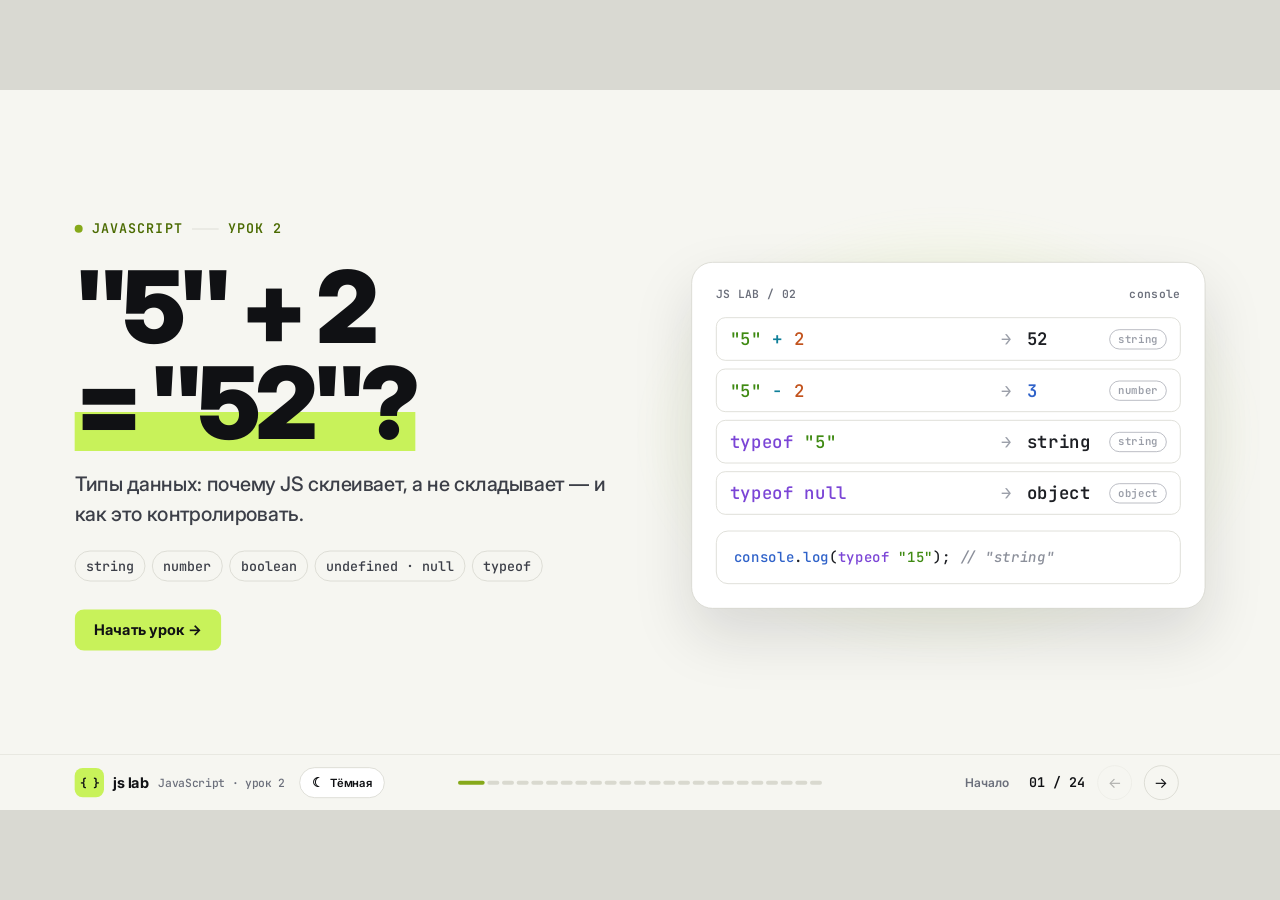
<file: index.html>
<!doctype html>
<html lang="ru">
<head>
  <meta charset="UTF-8" />
  <meta name="viewport" content="width=device-width,initial-scale=1,viewport-fit=cover" />
  <meta name="theme-color" content="#f6f6f1" />
  <meta name="description" content="JS Lab — интерактивный урок JavaScript №2: типы данных, typeof и приведение типов." />
  <title>JS Lab — JavaScript · Урок 2</title>
  <link rel="preconnect" href="https://fonts.googleapis.com">
  <link rel="preconnect" href="https://fonts.gstatic.com" crossorigin>
  <link href="https://fonts.googleapis.com/css2?family=Inter:wght@400;500;600;700;800;900&family=JetBrains+Mono:wght@400;500;600;700&display=swap" rel="stylesheet">
  <link rel="stylesheet" href="./styles.css?v=1-2" />
  <script src="./app.js?v=1-2" defer></script>
</head>
<body class="light">
  <div class="viewport">
    <div class="deck" id="deck">
      <main class="stage" id="stage" aria-label="Слайды урока" aria-live="polite"></main>

      <footer class="bar">
        <div class="bar-left">
        <a class="brand" href="#1" aria-label="К первому слайду"><span class="brand-mark" aria-hidden="true">{ }</span><span>js lab</span><small>JavaScript · урок 2</small></a>
        <button class="theme-toggle" id="themeToggle" type="button" aria-label="Сменить тему"><span>☾</span>Тёмная</button>
        </div>
        <div class="segments" id="segments" aria-hidden="true"></div>
        <div class="bar-right">
          <span class="bar-section" id="sectionTitle">Начало</span>
          <span class="bar-count" id="slideCounter">01 / 23</span>
          <button class="nav-btn" id="prevBtn" type="button" aria-label="Предыдущий слайд">←</button>
          <button class="nav-btn" id="nextBtn" type="button" aria-label="Следующий слайд">→</button>
        </div>
      </footer>

      <nav class="hud" id="hud" aria-label="Настройки презентации">
        <strong class="hud-title" id="currentTitle">Типы данных</strong>
        <button class="hud-btn" id="outlineBtn" type="button" title="Все слайды (G)">Слайды <kbd>G</kbd></button>
        <button class="hud-btn" id="notesBtn" type="button" title="Заметки (N)">Заметки <kbd>N</kbd></button>
        <button class="hud-btn" id="themeBtn" type="button" title="Тема (T)">Тема <kbd>T</kbd></button>
        <button class="hud-btn" id="fullscreenBtn" type="button" title="Полный экран (F)">Экран <kbd>F</kbd></button>
      </nav>
    </div>
  </div>

  <div class="overlay" id="outlineOverlay" hidden><div class="overlay-shade" data-close></div><aside class="side-panel" role="dialog" aria-modal="true" aria-label="Содержание"><div class="side-head"><div><small>НАВИГАЦИЯ</small><h2>Все слайды</h2></div><button class="close-btn" data-close type="button" aria-label="Закрыть">✕</button></div><div class="outline-list" id="outlineList"></div></aside></div>
  <div class="overlay" id="notesOverlay" hidden><div class="overlay-shade" data-close></div><aside class="side-panel" role="dialog" aria-modal="true" aria-label="Заметки преподавателя"><div class="side-head"><div><small>ТОЛЬКО ДЛЯ ПРЕПОДАВАТЕЛЯ</small><h2>Подсказки к слайду</h2></div><button class="close-btn" data-close type="button" aria-label="Закрыть">✕</button></div><div class="notes-content" id="notesContent"></div><div class="teacher-shortcuts"><b>Клавиши</b><p>← → — слайды · Пробел / ↓ — шаг демо · G — оглавление · N — заметки · T — тема · F — экран · Esc — закрыть</p></div></aside></div>
  <div class="toast" id="toast" role="status" aria-live="polite"></div>
</body>
</html>
</file>
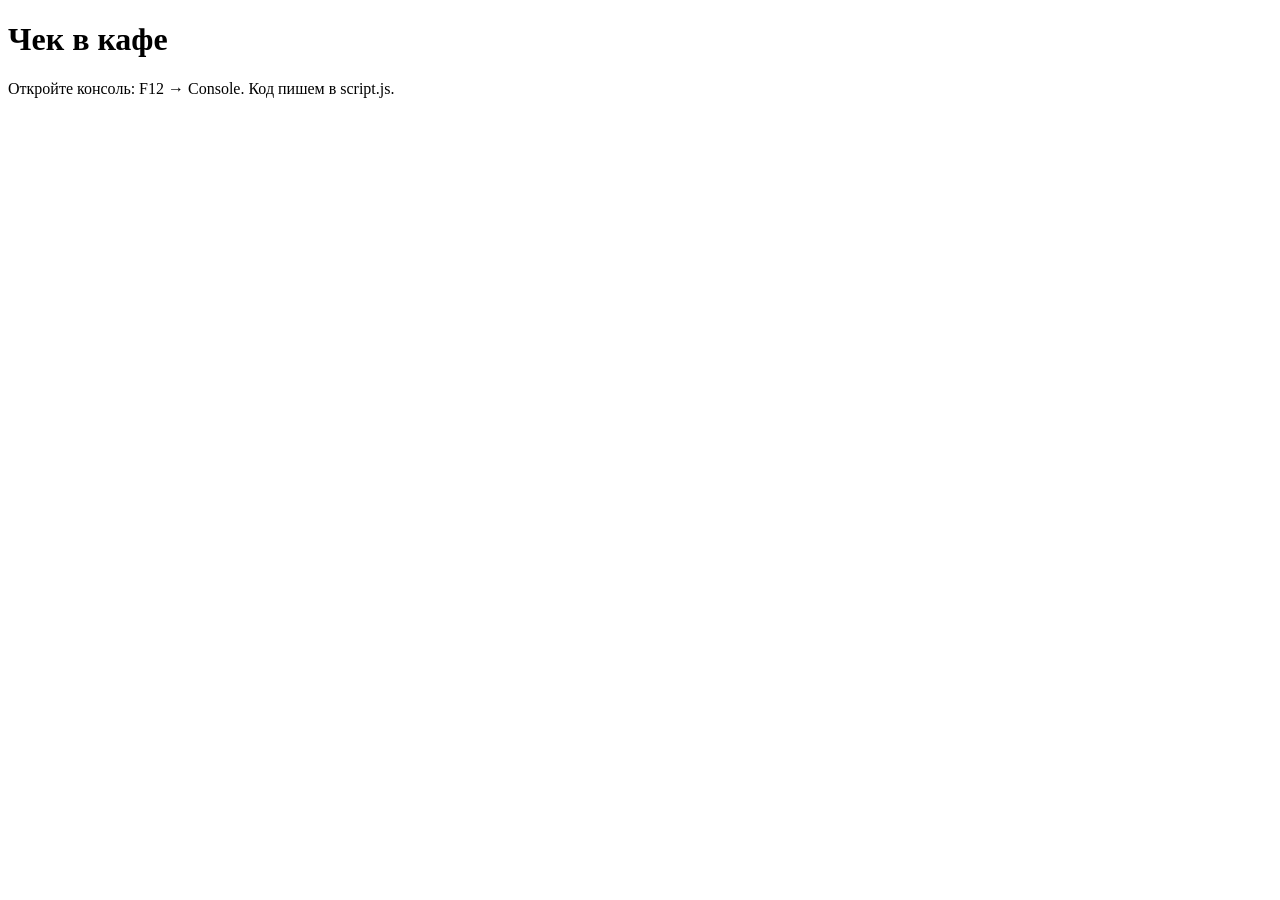
<file: materials/homework/index.html>
<!DOCTYPE html>
<html lang="ru">
<head>
  <meta charset="UTF-8">
  <title>JS 2 · Чек в кафе</title>
</head>
<body>
  <h1>Чек в кафе</h1>
  <p>Откройте консоль: F12 → Console. Код пишем в script.js.</p>
  <script src="script.js"></script>
</body>
</html>
</file>
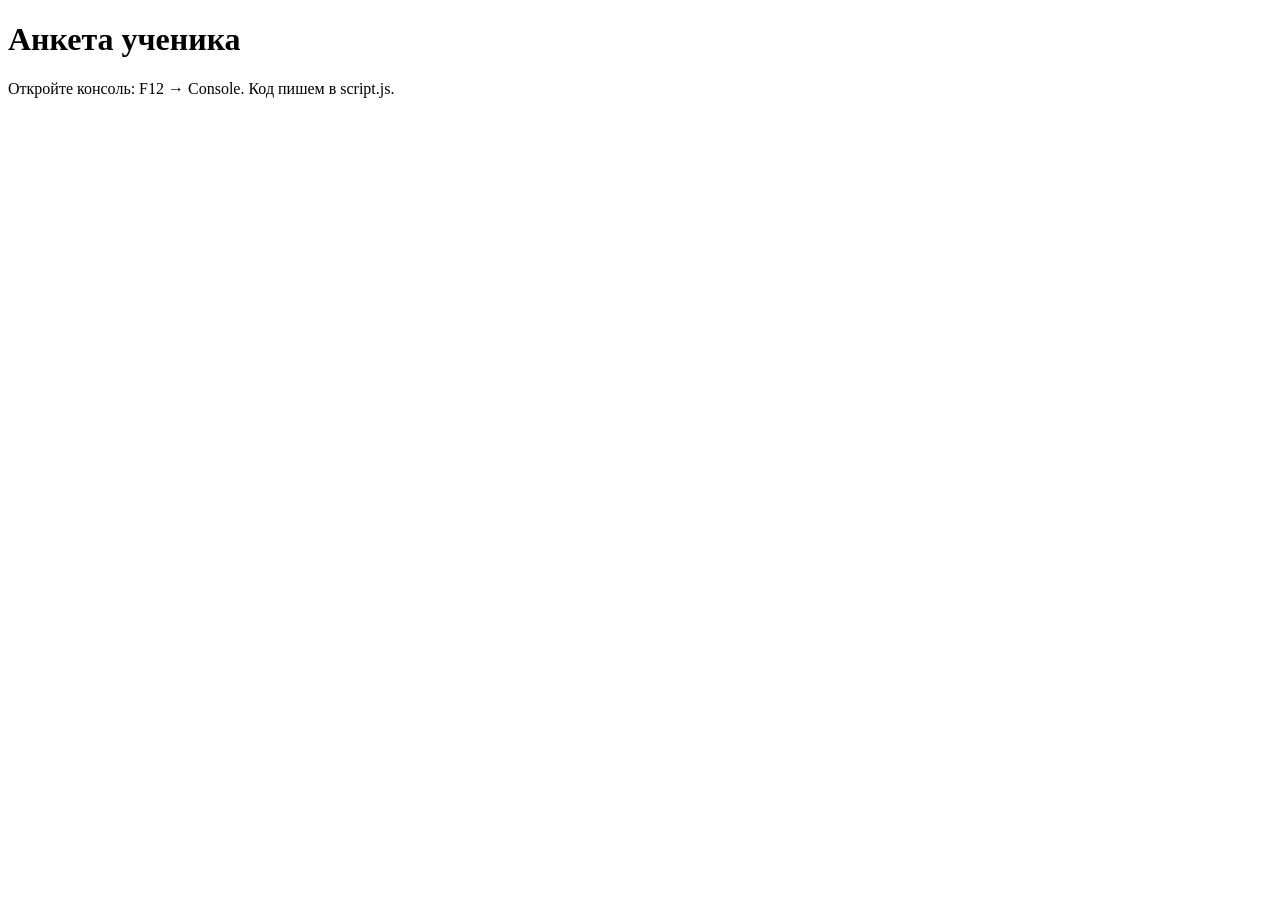
<file: materials/joint/index.html>
<!DOCTYPE html>
<html lang="ru">
<head>
  <meta charset="UTF-8">
  <title>JS 2 · Анкета ученика</title>
</head>
<body>
  <h1>Анкета ученика</h1>
  <p>Откройте консоль: F12 → Console. Код пишем в script.js.</p>
  <script src="script.js"></script>
</body>
</html>
</file>
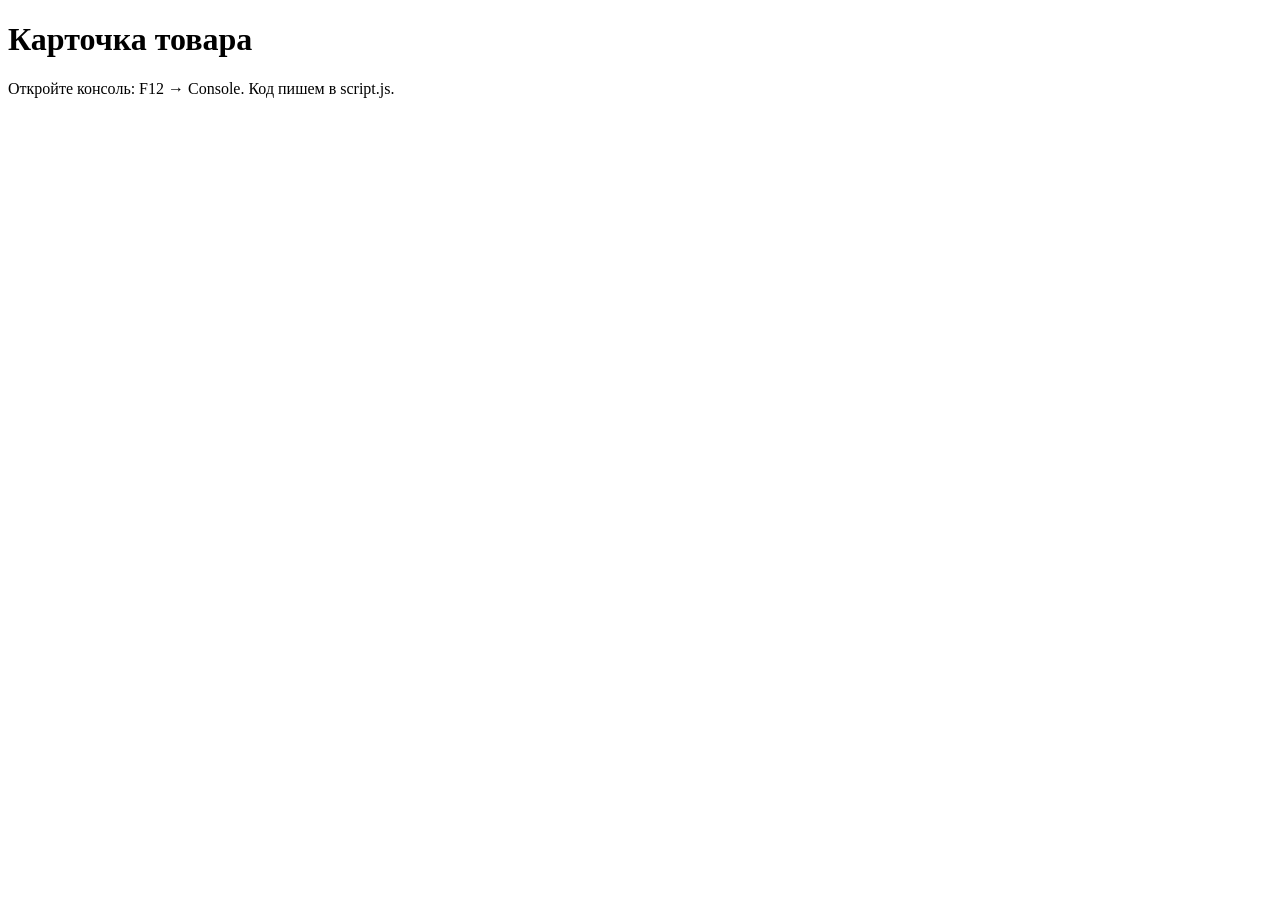
<file: materials/solo/index.html>
<!DOCTYPE html>
<html lang="ru">
<head>
  <meta charset="UTF-8">
  <title>JS 2 · Карточка товара</title>
</head>
<body>
  <h1>Карточка товара</h1>
  <p>Откройте консоль: F12 → Console. Код пишем в script.js.</p>
  <script src="script.js"></script>
</body>
</html>
</file>
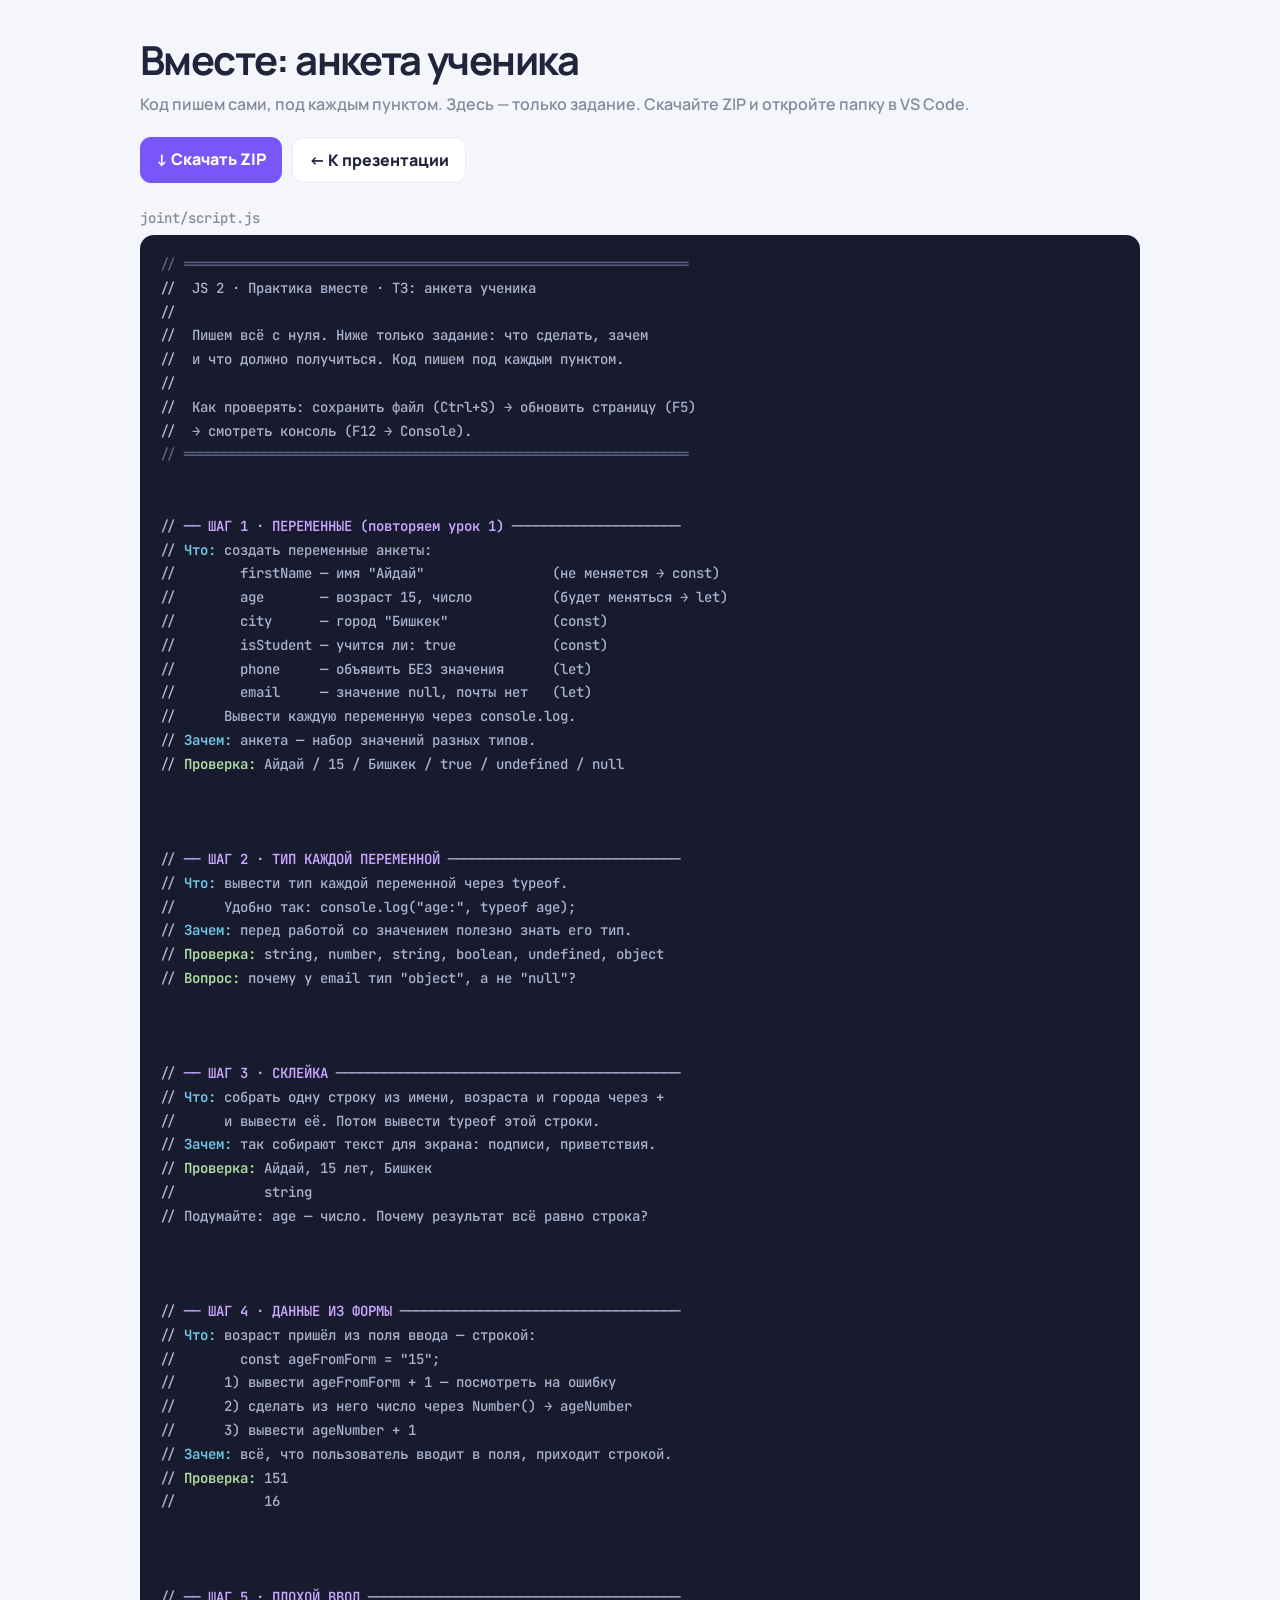
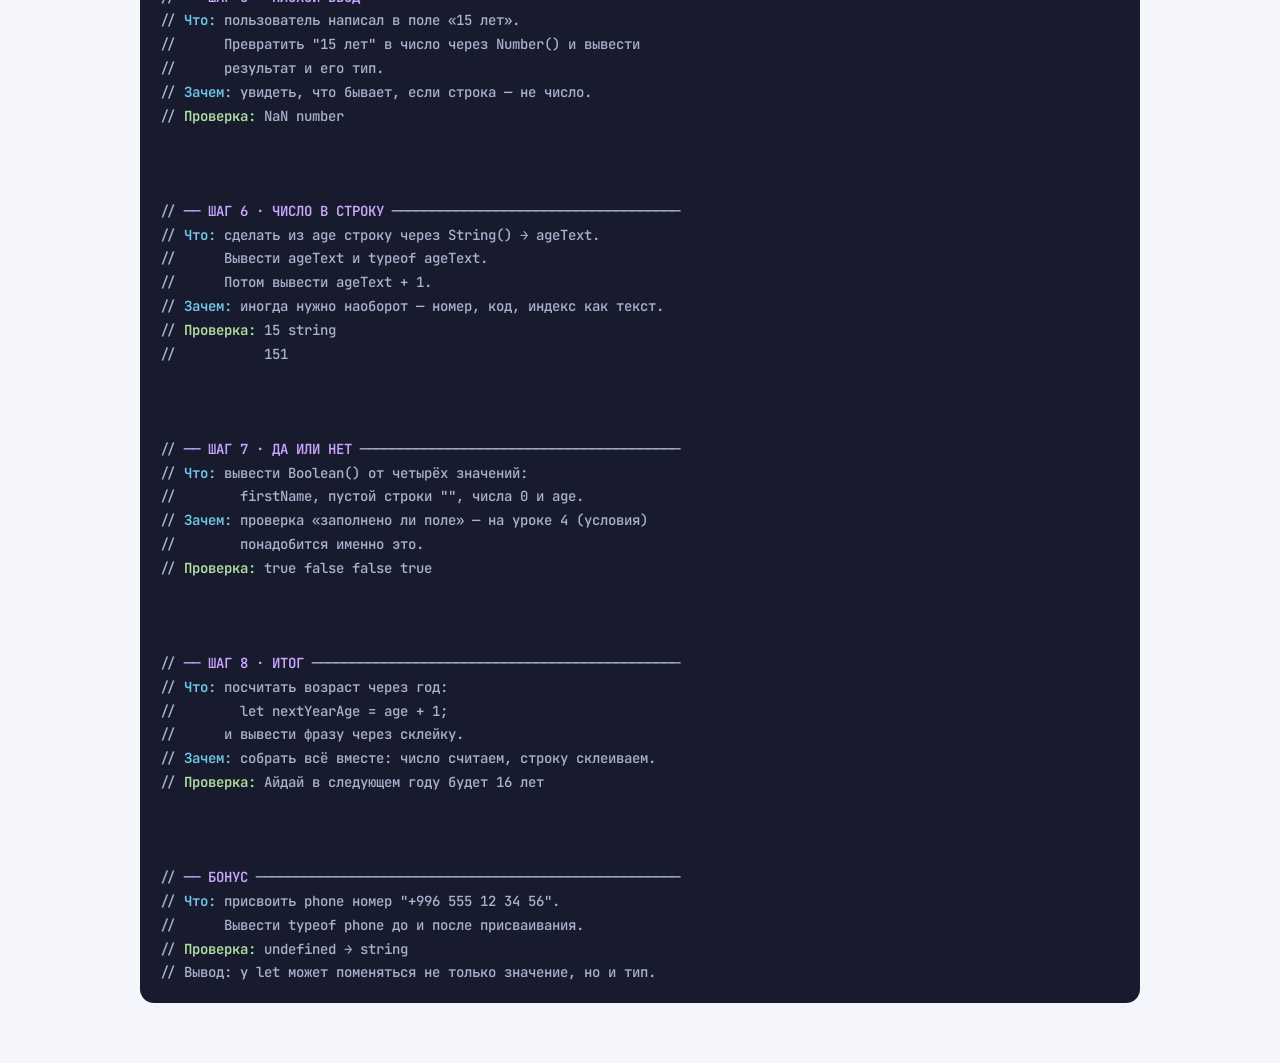
<file: materials/view.html>
<!doctype html>
<html lang="ru">
<head>
  <meta charset="UTF-8">
  <meta name="viewport" content="width=device-width,initial-scale=1">
  <title>ТЗ практики · JS 2</title>
  <link href="https://fonts.googleapis.com/css2?family=JetBrains+Mono:wght@400;500;600;700&family=Manrope:wght@500;700;800&display=swap" rel="stylesheet">
  <style>
    :root{--bg:#f5f6fb;--paper:#fff;--ink:#22233c;--muted:#858a9f;--line:#e8eaf2;--purple:#7956f7;--code:#181b2d}
    @media (prefers-color-scheme:dark){:root{--bg:#111323;--paper:#1a1d30;--ink:#f5f4ff;--muted:#a5a8c2;--line:#32364f}}
    body{margin:0;background:var(--bg);color:var(--ink);font-family:Manrope,sans-serif}
    main{max-width:1000px;margin:0 auto;padding:32px 16px 60px}
    h1{font-size:clamp(26px,4vw,40px);letter-spacing:-.04em;margin:0 0 6px}
    p{color:var(--muted);font-weight:600;margin:0 0 22px}
    .bar{display:flex;gap:10px;flex-wrap:wrap;margin-bottom:22px}
    .bar a{background:var(--purple);color:#fff;text-decoration:none;font-weight:800;padding:11px 16px;border-radius:11px}
    .bar a.sec{background:var(--paper);color:var(--ink);border:1px solid var(--line)}
    h2{font:500 14px "JetBrains Mono",monospace;color:var(--muted);margin:26px 0 8px}
    pre{background:var(--code);color:#e3e7fa;border-radius:14px;padding:18px 20px;overflow:auto;font:500 14px/1.7 "JetBrains Mono",monospace;margin:0}
    .c{color:#aab2d0}
    .st{color:#c9a6ff;font-weight:600}.lb{color:#70c8e9;font-weight:600}.ok{color:#b1e0a2;font-weight:600}.no{color:#eb9ac6;font-weight:600}.cd{color:#f5c582}.br{color:#5d6584}
  </style>
</head>
<body>
<main>
  <h1 id="title">ТЗ практики</h1>
  <p>Код пишем сами, под каждым пунктом. Здесь — только задание. Скачайте ZIP и откройте папку в VS Code.</p>
  <div class="bar"><a id="zip" href="#">↓ Скачать ZIP</a><a class="sec" href="/">← К презентации</a></div>
  <div id="files"></div>
</main>
<script>
  const SETS = {
    joint: { title: 'Вместе: анкета ученика', files: ['script.js'] },
    solo: { title: 'Самостоятельно: карточка товара', files: ['script.js'] },
    homework: { title: 'Домашнее задание: чек в кафе', files: ['script.js'] },
  };
  const esc = (t) => t.replace(/[&<>]/g, (c) => ({ '&': '&amp;', '<': '&lt;', '>': '&gt;' }[c]));
  // подсветка ТЗ: шаги, метки «Что/Зачем/Проверка», код и рамки
  const paint = (text) => esc(text)
    .replace(/^(.*(═|<!--|-->|\/\*|\*\/).*)$/gm, '<span class="br">$1</span>')
    .replace(/(── (?:ШАГ|БОНУС|ВОПРОСЫ)[^─\n]*)/g, '<span class="st">$1</span>')
    .replace(/(^|\s)(Что|Зачем|Как|Повторяем|Проверка|Ответы|Вопрос):/gm, '$1<span class="$2">$2:</span>')
    .replace(/class="(Что|Зачем|Как|Повторяем)"/g, 'class="lb"').replace(/class="(Проверка|Ответы|Вопрос)"/g, 'class="ok"')
    .replace(/(^|\s)(Нельзя|ВНИМАНИЕ):/gm, '$1<span class="no">$2:</span>')
    .replace(/(&lt;[a-z!][^&\n]*?&gt;|#[0-9a-f]{6}\b|\b(?:img|css)\/[\w.]+|\b[a-z-]+\.(?:css|html|svg)\b|\b\d+px\b|rgb\([^)]*\)|\b(?:sans-serif|serif|Georgia|Arial)\b)/g, '<span class="cd">$1</span>');
  const key = new URLSearchParams(location.search).get('p');
  const set = SETS[key] || SETS.joint;
  const name = SETS[key] ? key : 'joint';
  document.getElementById('title').textContent = set.title;
  document.title = set.title + ' · JS 2';
  document.getElementById('zip').href = '/materials/' + name + '.zip';
  const box = document.getElementById('files');
  set.files.forEach(async (f) => {
    const h = document.createElement('h2'); h.textContent = name + '/' + f;
    const pre = document.createElement('pre'); pre.className = 'c';
    box.append(h, pre);
    try { pre.innerHTML = paint(await (await fetch('/materials/' + name + '/' + f)).text()); } catch (e) { pre.textContent = 'Не удалось загрузить файл'; }
  });
</script>
</body>
</html>
</file>
<file: styles.css>
/* ═══════════════════════════════════════════════════════════════
   CSS Lab · HTML & CSS · Урок 4 — дизайн v5
   Холст 1920×1080 масштабируется под любой экран (как Keynote).
   Светлая тема по умолчанию (body.light), тёмная — по кнопке.
   ═══════════════════════════════════════════════════════════════ */
:root{
  --outer:#050608;--bg:#0b0c10;--surface:#13151b;--surface-2:#1a1d25;--line:#252833;--line-2:#323644;
  --ink:#f2f3f5;--muted:#8a8fa0;--soft:#c3c6d1;
  --accent:#c8f25a;--accent-ink:#c8f25a;--on-accent:#0b0c10;--accent-soft:#c8f25a1a;
  --violet:#a594ff;--good:#4fd6a0;--good-soft:#4fd6a01c;--bad:#ff7a85;--bad-soft:#ff7a851c;--warn:#ffb86b;--warn-soft:#ffb86b1c;
  --code:#111318;--code-line:#1e2129;--chip:#1c1f28;
  --sans:Inter,-apple-system,BlinkMacSystemFont,"Segoe UI",sans-serif;--mono:"JetBrains Mono",ui-monospace,SFMono-Regular,Menlo,monospace;
}
body.light{
  --outer:#d9d9d2;--bg:#f6f6f1;--surface:#ffffff;--surface-2:#efefe8;--line:#e2e2da;--line-2:#d1d1c8;
  --ink:#101114;--muted:#6b6f7b;--soft:#3c3f48;
  --accent:#c8f25a;--accent-ink:#4a6a00;--on-accent:#101114;--accent-soft:#c8f25a40;
  --good:#0f9c6a;--good-soft:#0f9c6a14;--bad:#d64553;--bad-soft:#d6455312;--warn:#c46a00;--warn-soft:#c46a0012;
  --code:#14161c;--code-line:#22252e;--chip:#16181f;
}
*{box-sizing:border-box}
html,body{margin:0;height:100%;overflow:hidden;background:var(--outer);font-family:var(--sans);color:var(--ink);-webkit-font-smoothing:antialiased}
button,input{font:inherit;color:inherit}
button{cursor:pointer}button:disabled{opacity:.3;cursor:default}
a{color:inherit;text-decoration:none}
p,h1,h2,h3{margin:0}
:focus-visible{outline:3px solid var(--accent);outline-offset:3px}
code,pre,kbd{font-family:var(--mono)}

/* ── холст ── */
.viewport{position:fixed;inset:0;overflow:hidden}
.deck{position:absolute;left:50%;top:50%;width:1920px;height:1080px;transform:translate(-50%,-50%) scale(var(--s,.5));transform-origin:center;background:var(--bg);display:grid;grid-template-rows:minmax(0,1fr) 84px;overflow:hidden;box-shadow:0 0 0 1px #ffffff08}
body:not(.light) .deck{background:radial-gradient(1200px 700px at 100% 0%,#c8f25a0d,transparent 60%),var(--bg)}
.stage{position:relative;min-height:0}
.slide{position:absolute;inset:0;padding:76px 112px 8px;display:flex;flex-direction:column}
.slide.active{animation:enter .35s cubic-bezier(.2,.8,.2,1) both}
.slide.instant{animation:none}
@keyframes enter{from{opacity:0;transform:translateY(14px)}to{opacity:1;transform:none}}
.slide-content{flex:1;min-height:0;display:flex;flex-direction:column;gap:40px}

/* ── нижняя панель ── */
.bar{display:grid;grid-template-columns:420px 1fr 420px;align-items:center;gap:32px;padding:0 112px;border-top:1px solid var(--line)}
.brand{display:flex;align-items:center;gap:14px;font:700 22px var(--sans);letter-spacing:-.02em}
.brand-mark{display:grid;place-items:center;width:44px;height:44px;border-radius:12px;background:var(--accent);color:var(--on-accent);font:700 17px var(--mono)}
.brand small{font:500 17px var(--mono);color:var(--muted);letter-spacing:0}
.segments{display:flex;gap:6px;align-items:center;justify-content:center}
.segments i{display:block;width:30px;height:6px;border-radius:3px;background:var(--line-2);transition:background .3s,width .3s}
.segments i.done{background:var(--accent);opacity:.45}
.segments i.now{background:var(--accent);width:64px}
.bar-right{display:flex;align-items:center;justify-content:flex-end;gap:18px}
.bar-section{font:600 18px var(--sans);color:var(--muted)}
.bar-count{font:600 20px var(--mono);color:var(--ink);min-width:96px;text-align:right}
.nav-btn{width:52px;height:52px;border-radius:50%;border:1px solid var(--line-2);background:transparent;font-size:22px;transition:background .2s,border-color .2s}
.nav-btn:hover:not(:disabled){background:var(--accent);border-color:var(--accent);color:var(--on-accent)}

/* ── HUD: появляется при движении мыши ── */
.hud{position:absolute;top:24px;right:32px;display:flex;align-items:center;gap:10px;opacity:0;transform:translateY(-8px);transition:opacity .25s,transform .25s;pointer-events:none;z-index:5}
.hud.visible{opacity:1;transform:none;pointer-events:auto}
.hud-title{font:600 18px var(--sans);color:var(--muted);margin-right:10px}
.hud-btn{display:flex;align-items:center;gap:10px;height:46px;padding:0 16px;border-radius:12px;border:1px solid var(--line-2);background:var(--surface);font:600 17px var(--sans)}
.hud-btn:hover{border-color:var(--accent)}
kbd{font:600 13px var(--mono);color:var(--muted);border:1px solid var(--line-2);border-radius:6px;padding:2px 7px}

/* ── заголовок слайда ── */
.intro{flex:none;max-width:1560px}
.tag{display:inline-flex;align-items:center;gap:12px;font:600 19px var(--mono);letter-spacing:.06em;text-transform:uppercase;color:var(--accent-ink)}
.tag::before{content:"";width:10px;height:10px;border-radius:50%;background:var(--accent);box-shadow:0 0 18px var(--accent)}
.intro h2{font:800 74px/1.02 var(--sans);letter-spacing:-.04em;margin:20px 0 16px}
.intro h2 em{font-style:normal;color:var(--accent-ink)}
body.light .intro h2 em{color:var(--ink);background:linear-gradient(transparent 60%,var(--accent) 60%,var(--accent) 92%,transparent 92%)}
.intro p{font:500 27px/1.42 var(--sans);color:var(--muted)}

/* ── общие блоки ── */
.pair{display:grid;grid-template-columns:1fr 1fr;gap:44px;flex:1;min-height:0}
.pane{display:flex;flex-direction:column;gap:22px;min-height:0;min-width:0}
.pane-heading{flex:none;display:flex;justify-content:space-between;align-items:center;gap:16px;font:600 17px var(--mono);letter-spacing:.06em;text-transform:uppercase;color:var(--muted)}
.caps{font:600 17px var(--mono);letter-spacing:.06em;text-transform:uppercase;color:var(--muted)}
.buttons{flex:none;display:flex;align-items:center;gap:14px;flex-wrap:wrap}
.primary,.secondary,.small-btn{display:inline-flex;align-items:center;gap:10px;border-radius:14px;font:700 22px var(--sans);padding:17px 28px;border:1px solid transparent;transition:transform .15s,background .2s,border-color .2s}
.primary{background:var(--accent);color:var(--on-accent)}
.primary:hover:not(:disabled){transform:translateY(-2px)}
.secondary{background:transparent;border-color:var(--line-2);color:var(--ink)}
.secondary:hover:not(:disabled){border-color:var(--ink)}
.small-btn{background:transparent;border-color:var(--line-2);font-size:19px;padding:12px 20px}
.key-hint{margin-left:auto;font:500 17px var(--mono);color:var(--muted)}

/* ── код ── */
.code-window{flex:1;min-height:0;display:flex;flex-direction:column;background:var(--code);border-radius:24px;border:1px solid #ffffff0d;overflow:hidden}
body.light .code-window{border-color:transparent;box-shadow:0 20px 50px #14161c26}
.code-head{flex:none;display:flex;align-items:center;justify-content:space-between;padding:16px 22px;border-bottom:1px solid #ffffff0d;font:500 17px var(--mono);color:#7c8194}
.dots{display:flex;gap:8px}.dots i{width:12px;height:12px;border-radius:50%;background:#2a2e39}
.code-pre{flex:1;min-height:0;margin:0;padding:26px 30px 26px 0;font:500 30px/1.6 var(--mono);color:#e9ebf3;white-space:pre;overflow:hidden}
.code-line{display:flex;align-items:baseline;min-height:1.6em;border-left:5px solid transparent}
.line-no{flex:0 0 2.8em;width:2.8em;text-align:right;padding-right:1em;color:#454b5c;user-select:none}
.active-line{background:#c8f25a12;border-left-color:var(--accent)}
.dim-line{opacity:.28}
.token.keyword{color:#c792ea}.token.method{color:#82aaff}.token.string{color:#c3e88d}.token.number{color:#f78c6c}.token.operator{color:#89ddff}.token.comment{color:#5f6680;font-style:italic}
.sw{display:inline-block;width:.72em;height:.72em;border-radius:.16em;margin-right:.3em;vertical-align:-.04em;box-shadow:inset 0 0 0 1px #ffffff40}
code.ic{display:inline-block;background:var(--chip);color:#e9ebf3;font:500 .86em/1.4 var(--mono);padding:.06em .42em;border-radius:.3em;white-space:nowrap;vertical-align:.04em}

/* ── термин ── */
.term{display:inline-flex;align-items:center;gap:12px;margin-top:12px;font:500 21px var(--mono);color:var(--accent-ink)}
.term b{font:800 13px var(--sans);letter-spacing:.12em;text-transform:uppercase;background:var(--accent);color:var(--on-accent);border-radius:7px;padding:5px 9px}

/* ── браузер-предпросмотр ── */
.browser{flex:1;min-height:0;display:flex;flex-direction:column;border-radius:24px;overflow:hidden;background:#fff;border:1px solid var(--line-2)}
.browser-bar{flex:none;display:flex;align-items:center;gap:16px;padding:13px 18px;background:#ececf0;border-bottom:1px solid #dcdce2}
.browser-bar .dots i{background:#cfd0d6}.browser-bar .dots i:nth-child(1){background:#ff6058}.browser-bar .dots i:nth-child(2){background:#ffbd2e}.browser-bar .dots i:nth-child(3){background:#28c941}
.addr{flex:1;background:#fff;border-radius:9px;padding:7px 14px;font:500 16px var(--mono);color:#80838f}
.pv{flex:1;width:100%;min-height:0;border:0;display:block;background:#fff;pointer-events:none}

/* ── теория ── */
.theory-pane{justify-content:center}
.concept{display:grid;grid-template-columns:76px 1fr;padding:30px 0;border-top:1px solid var(--line)}
.concept:last-child{border-bottom:1px solid var(--line)}
.concept>span{font:600 22px var(--mono);color:var(--accent-ink);padding-top:8px}
.concept h3{font:750 40px/1.15 var(--sans);letter-spacing:-.03em;margin-bottom:10px}
.concept p{font:500 26px/1.5 var(--sans);color:var(--soft)}

/* ── квиз ── */
.quiz-grid{display:grid;grid-template-columns:.92fr 1.08fr;gap:56px;flex:1;min-height:0}
.quiz-left{display:flex;flex-direction:column;gap:18px;min-height:0}
.quiz-question{font:800 44px/1.1 var(--sans);letter-spacing:-.03em;margin-bottom:8px}
.quiz-options{display:flex;flex-direction:column;gap:14px}
.answer-option{display:flex;align-items:center;gap:20px;text-align:left;padding:20px 24px;border-radius:18px;border:1px solid var(--line-2);background:var(--surface);font:600 27px/1.3 var(--sans);transition:border-color .2s,background .2s}
.answer-option b{flex:none;display:grid;place-items:center;width:46px!important;height:46px;border-radius:12px;background:var(--surface-2);font:700 20px var(--mono);color:var(--muted)!important}
.answer-option:hover{border-color:var(--muted)}
.answer-option.correct{border-color:var(--good);background:var(--good-soft)}
.answer-option.correct b{background:var(--good);color:#06120c!important}
.answer-option.wrong{border-color:var(--bad);background:var(--bad-soft)}
.answer-option.wrong b{background:var(--bad);color:#fff!important}
.feedback{border-radius:18px;padding:22px 26px;background:var(--good-soft);border-left:6px solid var(--good);font:600 24px/1.55 var(--sans)}
.feedback.warn{background:var(--bad-soft);border-left-color:var(--bad)}
.action-hint{font:500 21px var(--sans);color:var(--muted)}
.quiz-left .small-btn{align-self:flex-start}
.quiz-right{display:flex;flex-direction:column;min-height:0}

/* ── шаги демо ── */
.mem-step{flex:none;background:var(--surface);border:1px solid var(--line);border-left:6px solid var(--accent);border-radius:18px;padding:22px 28px;font:600 27px/1.5 var(--sans)}
.mem-step .term{display:flex;width:fit-content}
.live-pair{grid-template-columns:.9fr 1.1fr}

/* ── до/после ── */
.ba-pair{grid-template-columns:.8fr 1.2fr}
.ba-switch{flex:none;display:flex;align-items:center;gap:14px}
.ba-switch span{font:500 21px var(--sans);color:var(--muted);margin-left:8px}

/* ── вкладки ── */
.tabs-row{flex:none;display:flex;gap:14px}
.tab-btn{display:flex;align-items:center;gap:14px;padding:14px 24px;border-radius:999px;border:1px solid var(--line-2);background:transparent;font:600 23px var(--mono)}
.tab-btn span{display:grid;place-items:center;width:32px;height:32px;border-radius:50%;background:var(--surface-2);font:700 16px var(--sans);color:var(--muted)}
.tab-btn.active{background:var(--accent);border-color:var(--accent);color:var(--on-accent)}
.tab-btn.active span{background:#0b0c1022;color:var(--on-accent)}
.tabs-pair .code-window{flex:1 1 0}
.verdict{flex:none;border-radius:18px;padding:22px 28px;border-left:6px solid}
.verdict b{font:800 26px var(--sans)}
.verdict p{font:500 23px/1.5 var(--sans);margin-top:6px;color:var(--soft)}
.verdict.bad{background:var(--bad-soft);border-color:var(--bad)}.verdict.bad b{color:var(--bad)}
.verdict.mid{background:var(--warn-soft);border-color:var(--warn)}.verdict.mid b{color:var(--warn)}
.verdict.good{background:var(--good-soft);border-color:var(--good)}.verdict.good b{color:var(--good)}

/* ── анатомия правила ── */
.ana-pair{grid-template-columns:1.05fr .95fr}
.ana-code{flex:1;min-height:0;margin:0;background:var(--code);border-radius:24px;padding:56px 64px;font:500 80px/1.5 var(--mono);color:#e9ebf3;white-space:pre;overflow:hidden;border:1px solid #ffffff0d}
.ana{opacity:.2;transition:opacity .3s,text-shadow .3s}
.ana.on{opacity:1;text-shadow:0 0 28px currentColor;text-decoration:underline;text-decoration-thickness:.07em;text-underline-offset:.18em}
.ana-code.part-decl .ana-decl.on .ana{opacity:1;text-shadow:none;text-decoration:none}
.ana-code.part-decl .ana-decl.on{background:#c8f25a14;border-radius:.15em;box-shadow:0 0 0 .14em #c8f25a14}
.ana-list{justify-content:center;gap:6px}
.ana-row{display:grid;grid-template-columns:56px minmax(0,.9fr) minmax(0,1.25fr);align-items:center;gap:20px;text-align:left;padding:16px 22px;border-radius:16px;border:0;border-left:6px solid transparent;background:transparent;transition:background .2s,opacity .2s}
.ana-n{font:600 19px var(--mono);color:var(--muted)}
.ana-name{display:flex;flex-direction:column;gap:2px}
.ana-name b{font:750 30px/1.15 var(--sans);letter-spacing:-.02em}
.ana-name em{font:500 19px var(--mono);font-style:normal;color:var(--accent-ink)}
.ana-desc{font:500 21px/1.4 var(--sans);color:var(--muted)}
.ana-row:not(.on):not(.seen){opacity:.38}
.ana-row.on{background:var(--surface);border-left-color:var(--accent)}
.ana-row.on .ana-n{color:var(--accent-ink)}.ana-row.on .ana-desc{color:var(--soft)}

/* ── цвет ── */
.color-pair{grid-template-columns:.85fr 1.15fr}
.fmt-card{flex:1;min-height:0;display:flex;flex-direction:column;justify-content:center;gap:10px;padding:24px 30px;border-radius:20px;background:var(--surface);border:1px solid var(--line)}
.fmt-card b{font:600 17px var(--mono);letter-spacing:.08em;color:var(--muted)}
.fmt-card code{font:600 42px var(--mono);color:var(--ink)}
.fmt-card p{font:500 21px/1.45 var(--sans);color:var(--soft)}
.mx-swatch{flex:1;min-height:0;border-radius:24px;display:grid;place-items:center;border:1px solid var(--line)}
.mx-swatch span{font:800 64px Georgia,serif}
.mx-row{flex:none;display:grid;grid-template-columns:150px 1fr 70px;align-items:center;gap:22px;font:600 22px var(--sans)}
.mx-row input{width:100%;height:28px;accent-color:var(--accent)}
.mx-r input{accent-color:#ff5f6d}.mx-g input{accent-color:#3ddc97}.mx-b input{accent-color:#5b8cff}
.mx-row output{font:600 24px var(--mono);text-align:right}
.mx-out{flex:none;background:var(--code);border-radius:18px;padding:18px 26px;font:500 27px/1.7 var(--mono);color:#e9ebf3}
.mx-noname{color:#5f6680;font-style:italic}
.mx-presets{flex:none;display:flex;flex-wrap:wrap;gap:10px}
.mx-presets button{display:flex;align-items:center;gap:10px;padding:10px 16px;border-radius:999px;border:1px solid var(--line-2);background:transparent;font:600 19px var(--sans)}
.mx-presets i{width:18px;height:18px;border-radius:50%;box-shadow:inset 0 0 0 1px #ffffff40}

/* ── DevTools ── */
.dt-pair{grid-template-columns:.9fr 1.1fr}
.dt-banner{flex:none;padding:18px 24px;border-radius:16px;border:1px dashed var(--line-2);font:600 22px/1.5 var(--sans);color:var(--muted)}
.dt-banner.on{border:1px solid var(--accent);border-left-width:6px;color:var(--ink);background:var(--accent-soft)}
.pane.right.devtools{background:#202124;border-radius:22px;overflow:hidden;gap:0;color:#e8eaed;border:1px solid #3c4043}
.dt-tabs,.dt-subtabs{flex:none;display:flex;background:#292a2d;border-bottom:1px solid #3c4043;font:500 19px var(--sans)}
.dt-tabs span,.dt-subtabs span{padding:13px 20px;color:#9aa0a6}
.dt-tabs span.on,.dt-subtabs span.on{color:#8ab4f8;box-shadow:inset 0 -3px #8ab4f8}
.dt-body{flex:1;min-height:0;display:grid;grid-template-columns:.78fr 1.22fr}
.dt-tree{border-right:1px solid #3c4043;padding:10px 0;overflow:hidden}
.dt-node{display:block;width:100%;text-align:left;border:0;background:none;color:#e8eaed;font:500 22px/2 var(--mono);white-space:nowrap;overflow:hidden;text-overflow:ellipsis;padding-right:10px}
.dt-node:hover{background:#ffffff0d}.dt-node.on{background:#394457}
.dt-node .token.keyword{color:#5db0d7}.dt-node .token.method{color:#9bbbdc}.dt-node .token.string{color:#f28b54}
.dt-styles{display:flex;flex-direction:column;overflow:hidden}
.dt-rule{padding:12px 20px;border-bottom:1px solid #3c4043;font:500 22px/1.8 var(--mono)}
.dt-rule.faint{color:#9aa0a6}
.dt-rule.ua{background:#ffffff05}
.dt-sel{display:flex;justify-content:space-between;gap:10px}
.dt-src{font-size:16px;color:#9aa0a6;text-decoration:underline}
.dt-rule.ua .dt-src{text-decoration:none;font-style:italic}
.dt-decl{display:flex;align-items:center;gap:12px;padding-left:6px;cursor:pointer}
.dt-decl input{width:20px;height:20px;margin:0;accent-color:#8ab4f8}
.dt-nobox{display:inline-block;width:20px}
.dt-p{color:#5db0d7}.dt-v{color:#f28b54}
.dt-rule.ua .dt-p{color:#9bbbdc}.dt-rule.ua .dt-v{color:#c9a98f}
.dt-decl.struck .dt-p,.dt-decl.struck .dt-v{text-decoration:line-through;text-decoration-thickness:2px;opacity:.5}
.dt-end{color:#e8eaed}
.dt-inh{padding:9px 20px;background:#292a2d;color:#9aa0a6;font:500 17px var(--sans);border-bottom:1px solid #3c4043}
.dt-inh b{color:#e8eaed;font-family:var(--mono)}

/* ── отладка ── */
.bugs2{display:grid;grid-template-columns:440px 1fr;gap:44px;flex:1;min-height:0}
.bug-list{display:flex;flex-direction:column;gap:10px;justify-content:center}
.bug-tab{display:flex;align-items:center;gap:18px;text-align:left;padding:18px 22px;border-radius:16px;border:1px solid transparent;border-left:6px solid transparent;background:transparent;font:650 24px/1.25 var(--sans);color:var(--muted)}
.bug-tab span{font:600 18px var(--mono)}
.bug-tab.active{background:var(--surface);border-left-color:var(--accent);color:var(--ink)}
.bug-tab.done:not(.active)::after{content:"✓";margin-left:auto;color:var(--good)}
.bug-main{display:grid;grid-template-columns:1fr 1fr;gap:32px;min-height:0}
.bug-col{display:flex;flex-direction:column;gap:14px;min-height:0}
.bad-cap{color:var(--bad)}.good-cap{color:var(--good)}
.bug-why{flex:none;font:500 23px/1.5 var(--sans);color:var(--soft);padding:18px 22px;border-radius:16px;background:var(--surface)}
.bug-hidden{display:flex;flex-direction:column;align-items:center;justify-content:center;gap:24px;border:2px dashed var(--line-2);border-radius:24px;text-align:center;font:600 26px var(--sans);color:var(--muted)}

/* ── практика ── */
.practice-layout{display:grid;grid-template-columns:1.45fr 1fr;gap:48px;flex:1;min-height:0}
.task-list{display:flex;flex-direction:column;min-height:0}
.task-list>.pane-heading{margin-bottom:10px}
.pr-row{display:grid;grid-template-columns:56px 280px minmax(0,1fr) 300px;align-items:center;gap:18px;padding:13px 0;border-top:1px solid var(--line)}
.pr-row i{font:600 18px var(--mono);font-style:normal;color:var(--accent-ink)}
.pr-btn{font:700 25px var(--sans);letter-spacing:-.01em}
.pr-row code.ic{font-size:20px;max-width:100%;overflow:hidden;text-overflow:ellipsis;justify-self:start}
.pr-ret{font:500 20px var(--sans);color:var(--muted)}
.tip{margin-top:auto;padding:20px 24px;border-radius:16px;background:var(--surface);font:500 21px/1.5 var(--sans);color:var(--soft)}
.tip b{color:var(--ink)}
.task-side{display:flex;flex-direction:column;gap:24px;min-height:0}
.goal{flex:1;display:flex;flex-direction:column;gap:22px;padding:40px;border-radius:28px;background:var(--surface);border:1px solid var(--line)}
.goal h3{font:800 54px/1.05 var(--sans);letter-spacing:-.035em}
.flow{margin:0;padding-left:30px;display:flex;flex-direction:column;gap:10px;font:500 23px/1.45 var(--sans);color:var(--soft)}
.flow b{color:var(--ink)}
.minutes{margin-top:auto;font:600 96px/1 var(--mono);letter-spacing:-.04em;color:var(--accent-ink)}
.download{flex:none;display:flex;align-items:center;gap:14px;padding:22px 28px;border-radius:22px;border:1px solid var(--line)}
.file-label{flex:1;font:700 23px var(--sans)}
.file-label small{display:block;font:500 17px var(--mono);color:var(--muted);margin-top:4px}
.download a{padding:14px 22px;border-radius:12px;font:700 20px var(--sans);border:1px solid var(--line-2)}
.download a:last-child{background:var(--accent);border-color:var(--accent);color:var(--on-accent)}

/* ── словарь ── */
.gl-grid{flex:1;min-height:0;display:grid;grid-template-columns:1fr 1fr;grid-template-rows:repeat(7,minmax(0,1fr));grid-auto-flow:column;column-gap:48px}
.gl-row{display:grid;grid-template-columns:minmax(0,1.2fr) minmax(0,1fr) auto;align-items:center;gap:20px;border-top:1px solid var(--line);min-height:0}
.gl-ru{display:flex;flex-direction:column;gap:2px}
.gl-ru b{font:700 25px/1.2 var(--sans)}
.gl-ru em{font:500 19px var(--mono);font-style:normal;color:var(--accent-ink)}
.gl-say{font:500 19px/1.35 var(--sans);color:var(--muted)}
.gl-row code.ic{font-size:19px}

/* ── шпаргалка ── */
.sum-grid{flex:1;min-height:0;display:grid;grid-template-columns:repeat(3,1fr);grid-template-rows:1fr 1fr;gap:24px}
.sum-card{position:relative;padding:28px 32px;border-radius:24px;background:var(--surface);border:1px solid var(--line);min-height:0;overflow:hidden}
.sum-n{position:absolute;top:28px;right:30px;font:600 18px var(--mono);color:var(--muted)}
.sum-card h3{font:800 31px/1.1 var(--sans);letter-spacing:-.025em;margin-bottom:16px}
.sum-card h3 em{display:block;font:500 18px var(--mono);font-style:normal;color:var(--accent-ink);margin-top:6px;letter-spacing:0}
.sum-card ul{margin:0;padding-left:22px;display:flex;flex-direction:column;gap:8px}
.sum-card li{font:500 20px/1.65 var(--sans);color:var(--soft)}
.sum-card li b{color:var(--ink)}
.sum-card code.ic{font-size:17px;margin:1px 0}
.exc-grid{flex:1;min-height:0;display:grid;grid-template-columns:1fr 1fr;grid-template-rows:repeat(5,1fr);gap:14px 28px}
.exc-card{display:flex;align-items:center;gap:22px;padding:0 26px;border-radius:18px;background:var(--surface);border:1px solid var(--line);min-height:0}
.exc-card span{font:600 20px var(--mono);color:var(--warn)}
.exc-card p{font:500 21px/1.55 var(--sans);color:var(--soft)}
.exc-card code.ic{font-size:18px}
.sum-actions{flex:none}

/* ── обложка ── */
.cover{padding:96px 112px 40px}
.cover-grid{flex:1;display:grid;grid-template-columns:1.05fr .95fr;gap:72px;align-items:center}
.overline{display:flex;align-items:center;gap:14px;font:600 20px var(--mono);letter-spacing:.08em;color:var(--accent-ink)}
.overline i{width:12px;height:12px;border-radius:50%;background:var(--accent);box-shadow:0 0 20px var(--accent)}
.overline b{width:40px;height:1px;background:var(--line-2)}
.cover-copy h1{font:900 132px/.95 var(--sans);letter-spacing:-.055em;margin:34px 0 30px}
.cover-copy h1 span{color:var(--accent-ink)}
body.light .cover-copy h1 span{color:var(--ink);background:linear-gradient(transparent 58%,var(--accent) 58%,var(--accent) 90%,transparent 90%)}
.cover-copy p{font:500 30px/1.45 var(--sans);color:var(--soft);max-width:820px}
.pills{display:flex;flex-wrap:wrap;gap:10px;margin:34px 0 42px}
.pills span{font:500 20px var(--mono);padding:9px 16px;border-radius:999px;border:1px solid var(--line-2);color:var(--soft)}
.cover-art{position:relative}
.art-glow{position:absolute;inset:-80px;background:radial-gradient(closest-side,#c8f25a26,transparent);filter:blur(10px)}
.art-glow.two{display:none}
.art-stage{position:relative}
.art-card{padding:36px;border-radius:32px;background:var(--surface);border:1px solid var(--line-2);box-shadow:0 40px 90px #0006}
body.light .art-card{box-shadow:0 40px 90px #14161c22}
.art-heading{display:flex;justify-content:space-between;font:600 17px var(--mono);letter-spacing:.06em;color:var(--muted);margin-bottom:24px}
.cv-split{display:grid;grid-template-columns:1fr 1fr;gap:18px;margin-bottom:24px}
.cv-page{display:flex;flex-direction:column;gap:10px;padding:24px;border-radius:18px;min-height:250px;font-size:19px}
.cv-page.plain{background:#fff;color:#000;font-family:"Times New Roman",serif}
.cv-page.plain b{font-size:32px}.cv-page.plain u{color:#0000ee}
.cv-page.styled{background:#fdf6ec;color:#3b2f2f;font-family:Arial,sans-serif}
.cv-page.styled b{font:700 32px Georgia,serif;color:#6f4e37;text-align:center}
.cv-page.styled span:nth-of-type(2){color:#b5651d}
.cv-page.styled em{font-style:normal;font-weight:800;color:#b5651d}
.art-input{background:var(--code);border-radius:18px;padding:22px 26px;font:500 24px/1.6 var(--mono);color:#e9ebf3}

/* ── финал ── */
.closing{flex:1;display:flex;flex-direction:column;align-items:center;justify-content:center;text-align:center;gap:28px}
.closing-mark{display:grid;place-items:center;width:120px;height:120px;border-radius:32px;background:var(--accent);color:var(--on-accent);font:700 44px var(--mono);box-shadow:0 0 80px #c8f25a40}
.closing .tag{justify-content:center}
.closing h1{font:900 120px/.98 var(--sans);letter-spacing:-.05em}
.closing h1 em{font-style:normal;color:var(--accent-ink)}
.closing p{font:500 28px/1.5 var(--sans);color:var(--soft);max-width:1200px}
.end-tags{display:flex;gap:12px;flex-wrap:wrap;justify-content:center}
.end-tags span{font:500 21px var(--mono);padding:10px 18px;border-radius:999px;border:1px solid var(--line-2)}
.lesson-note{font:500 22px var(--sans)!important;color:var(--muted)!important}

/* ── оверлеи ── */
.overlay{position:fixed;inset:0;z-index:20}
.overlay[hidden]{display:none}
.overlay-shade{position:absolute;inset:0;background:#000a;backdrop-filter:blur(4px)}
.side-panel{position:absolute;top:0;right:0;bottom:0;width:min(460px,100%);background:var(--surface);border-left:1px solid var(--line);padding:28px;display:flex;flex-direction:column;gap:20px;overflow:auto}
.side-head{display:flex;justify-content:space-between;align-items:flex-start}
.side-head small{font:600 12px var(--mono);letter-spacing:.1em;color:var(--muted)}
.side-head h2{font:800 28px var(--sans);letter-spacing:-.03em;margin-top:6px}
.close-btn{width:40px;height:40px;border-radius:10px;border:1px solid var(--line-2);background:transparent}
.outline-list{display:flex;flex-direction:column;gap:2px}
.outline-list button{display:flex;gap:14px;text-align:left;padding:10px 12px;border-radius:10px;border:0;background:transparent;font:600 15px var(--sans);color:var(--soft)}
.outline-list button strong{font:600 13px var(--mono);color:var(--muted);padding-top:2px}
.outline-list button:hover{background:var(--surface-2)}
.outline-list button.active{background:var(--accent);color:var(--on-accent)}
.outline-list button.active strong{color:var(--on-accent)}
.notes-content{font:500 16px/1.6 var(--sans);color:var(--soft);display:flex;flex-direction:column;gap:12px}
.notes-content h3{font:800 22px var(--sans);color:var(--ink)}
.teacher-shortcuts{margin-top:auto;padding:16px;border-radius:12px;background:var(--surface-2);font:500 14px/1.6 var(--sans);color:var(--muted)}
.teacher-shortcuts b{color:var(--ink)}
.toast{position:fixed;left:50%;bottom:28px;transform:translate(-50%,20px);opacity:0;padding:12px 20px;border-radius:12px;background:var(--accent);color:var(--on-accent);font:700 15px var(--sans);transition:.25s;z-index:30;pointer-events:none}
.toast.visible{opacity:1;transform:translate(-50%,0)}

@media print{html,body{overflow:visible}.bar,.hud{display:none}}
@media(prefers-reduced-motion:reduce){*{animation:none!important;transition:none!important}}
.gl-grid{column-gap:40px}
.gl-row{grid-template-columns:minmax(0,1.15fr) minmax(0,.95fr) auto;gap:16px}
.gl-ru b{font-size:23px}.gl-say{font-size:18px}
.type-summary .slide-content{gap:30px}
.sum-grid{gap:20px}
.sum-card{padding:24px 28px}
.sum-card h3{font-size:27px;margin-bottom:12px}
.sum-card h3 em{font-size:16px;margin-top:4px}
.sum-card ul{gap:6px;padding-left:20px}
.sum-card li{font-size:18px;line-height:1.55}
.sum-card code.ic{font-size:15.5px}
.sum-actions .primary,.sum-actions .secondary{font-size:19px;padding:13px 22px}
.concept{padding:22px 0}
.concept h3{font-size:34px;margin-bottom:8px}
.concept p{font-size:23px;line-height:1.5}
.concept .term{margin-top:10px;font-size:19px}

/* ═════════ v5.1 — выравнивание ═════════ */
.slide{padding:72px 112px 44px}
.cover{padding:96px 112px 56px}
.bar{grid-template-columns:400px 1fr 520px}
.theme-toggle{display:inline-flex;align-items:center;gap:10px;height:46px;padding:0 18px;border-radius:999px;border:1px solid var(--line-2);background:var(--surface);font:600 17px var(--sans);color:var(--ink);margin-right:6px;transition:border-color .2s}
.theme-toggle span{font-size:19px;line-height:1}
.theme-toggle:hover{border-color:var(--accent)}
/* единая верхняя линия колонок: у каждой колонки есть строка-заголовок */
.pane-heading{min-height:24px}
.pane-heading .hl{color:var(--accent-ink)}
/* окно кода по размеру кода, а не на всю колонку */
.code-window{flex:0 1 auto}
.tabs-pair .code-window{flex:0 1 auto}
/* квиз: обе колонки по центру по вертикали */
.quiz-grid{align-items:center}
.quiz-left{justify-content:center}
.quiz-right{justify-content:center;max-height:100%}
.answer-option b{display:grid!important;place-items:center;width:46px;height:46px;flex:none}
/* теория: пункты сверху, ровно с окном кода */
.theory-pane{justify-content:flex-start}
.theory-pane .concept:first-of-type{border-top:0;padding-top:4px}
/* код в тексте не отрывается от точки/запятой */
.nw{white-space:nowrap}
/* до/после */
.ba-grid{grid-template-columns:1fr 1fr}
.ba-grid .browser{flex:1}
/* цвет */
.fmt-card b{text-transform:uppercase}
/* DevTools */
.devtools{flex:1;min-height:0;display:flex;flex-direction:column;background:#202124;border-radius:22px;overflow:hidden;color:#e8eaed;border:1px solid #3c4043}
.dt-node{font-size:20px}
.dt-rule{font-size:20px;line-height:1.7;padding:10px 18px}
.dt-styles{overflow:auto}
/* отладка: список сверху */
.bug-list{justify-content:flex-start;padding-top:38px}
.bug-col .code-window{flex:0 1 auto}
.bug-hidden{min-height:300px;align-self:start;width:100%}
.bug-main{align-items:start}
/* практика: строки заполняют колонку */
.task-list .pr-row{flex:1;max-height:84px}
.tip{margin-top:18px}
/* словарь — ровная таблица */
.gl-grid{column-gap:56px}
.gl-row{grid-template-columns:330px 230px 1fr;gap:20px}
.gl-say{text-align:left}
.gl-row code.ic{justify-self:start}
/* светлая тема: доводка */
body.light .deck{background:var(--bg)}
body.light .bar{border-top-color:var(--line)}
body.light .segments i{background:#d9d9cf}
body.light .segments i.done{background:#9cbf2e;opacity:.6}
body.light .segments i.now{background:#86a91a}
body.light .tag::before{box-shadow:none;background:#86a91a}
body.light .overline i{box-shadow:none;background:#86a91a}
body.light .mem-step{background:#fff;border-color:var(--line);border-left-color:#86a91a}
body.light .term b{background:#c8f25a;color:#101114}
body.light .term{color:#4a6a00}
body.light .ana-row.on{border-left-color:#86a91a;background:#fff;box-shadow:0 6px 20px #14161c0f}
body.light .bug-tab.active{border-left-color:#86a91a;background:#fff;box-shadow:0 6px 20px #14161c0f}
body.light .concept>span,body.light .pr-row i{color:#5b7d00}
body.light .browser{border-color:var(--line-2);box-shadow:0 18px 40px #14161c14}
body.light .fmt-card,body.light .sum-card,body.light .exc-card,body.light .goal{box-shadow:0 6px 20px #14161c0a}
body.light .dt-banner.on{border-color:#86a91a;background:#c8f25a33}
body.light .closing-mark,body.light .brand-mark{box-shadow:none}
body.light .art-glow{background:radial-gradient(closest-side,#c8f25a40,transparent)}
body.light .feedback{background:#0f9c6a12}
body.light .exc-card span{color:#c46a00}
.quiz-left,.quiz-right,.pane,.bug-col,.task-list,.task-side{min-width:0}
.quiz-grid>*,.pair>*,.bug-main>*,.bugs2>*,.practice-layout>*{min-width:0}
.bar{grid-template-columns:auto minmax(0,1fr) auto;gap:40px}
.segments{gap:5px}
.segments i{width:22px}
.segments i.now{width:46px}
.bar{position:relative}
.segments{position:absolute;left:50%;top:50%;transform:translate(-50%,-50%)}
.bar-left{display:flex;align-items:center;gap:22px}
.theme-toggle{margin-right:0}
.segments{gap:4px}.segments i{width:18px}.segments i.now{width:40px}
.gl-grid{column-gap:48px}
.gl-row{grid-template-columns:300px 190px minmax(0,1fr);gap:16px}
.gl-row code.ic{font-size:17px;max-width:100%;overflow:hidden;text-overflow:ellipsis}
.gl-ru b{font-size:22px}
.ana-list{gap:4px}
.ana-row{padding:11px 20px}
.ana-name b{font-size:27px}
.ana-desc{font-size:20px}
.sum-card{padding:22px 26px}
.sum-card h3{font-size:26px;margin-bottom:10px}
.sum-card li{font-size:17.5px;line-height:1.5}
.sum-card ul{gap:5px}
.art-input{white-space:nowrap;font-size:21px;overflow:hidden}
body.light .cv-page.plain{border:1px solid var(--line-2)}
.ana-list{justify-content:flex-start}
.ana-list .ana-row{flex:1;max-height:96px}
.pr-row{grid-template-columns:44px 250px minmax(0,1fr) 240px;gap:16px}
.pr-btn{font-size:24px}
.pr-ret{font-size:19px}

/* ═════════ JS · урок 2: типы ═════════ */
:root{--t-string:#b5e07a;--t-number:#ff9a6b;--t-boolean:#c9a2ff;--t-undefined:#9aa0b2;--t-null:#ff8a96}
body.light{--t-string:#3f8a12;--t-number:#c2531d;--t-boolean:#7b45d6;--t-undefined:#6b6f7b;--t-null:#c8364a}
.ty{display:inline-flex;align-items:center;justify-content:center;height:30px;padding:0 12px;border-radius:999px;font:600 16px var(--mono);border:1.5px solid currentColor;white-space:nowrap;flex:none}
.ty-string{color:var(--t-string)}.ty-number{color:var(--t-number)}.ty-boolean{color:var(--t-boolean)}.ty-undefined{color:var(--t-undefined)}.ty-null,.ty-object{color:var(--t-null)}
/* пять типов */
.types-grid{flex:1;min-height:0;display:grid;grid-template-columns:repeat(5,1fr);gap:22px}
.type-card{display:flex;flex-direction:column;gap:20px;padding:30px 26px;border-radius:24px;background:var(--surface);border:1px solid var(--line);border-top:6px solid currentColor;color:var(--ink)}
.type-card.ty-string{border-top-color:var(--t-string)}.type-card.ty-number{border-top-color:var(--t-number)}.type-card.ty-boolean{border-top-color:var(--t-boolean)}.type-card.ty-undefined{border-top-color:var(--t-undefined)}.type-card.ty-null{border-top-color:var(--t-null)}
.type-top b{display:block;font:700 34px var(--mono);letter-spacing:-.02em}
.type-card.ty-string .type-top b{color:var(--t-string)}.type-card.ty-number .type-top b{color:var(--t-number)}.type-card.ty-boolean .type-top b{color:var(--t-boolean)}.type-card.ty-undefined .type-top b{color:var(--t-undefined)}.type-card.ty-null .type-top b{color:var(--t-null)}
.type-top span{font:600 22px var(--sans);color:var(--muted)}
.type-ex{display:flex;flex-direction:column;align-items:flex-start;gap:10px}
.type-ex code.ic{font-size:23px}
.type-card p{font:500 23px/1.45 var(--sans);color:var(--soft)}
.type-of{margin-top:auto;display:flex;flex-wrap:wrap;align-items:center;gap:10px;font:500 19px var(--mono);color:var(--muted);padding-top:18px;border-top:1px solid var(--line)}
.type-of code.ic{font-size:20px}
.type-of em{font:700 14px var(--sans);font-style:normal;text-transform:uppercase;letter-spacing:.08em;color:var(--t-null)}
/* пошаговое выполнение */
.run-pair{grid-template-columns:1fr 1fr}
.run-pair .pane.left .code-window{flex:1 1 auto}
.vt{flex:none;display:flex;flex-direction:column;gap:8px}
.vt-row{display:grid;grid-template-columns:200px 1fr auto;align-items:center;gap:16px;padding:10px 18px;border-radius:14px;background:var(--surface);border:1px solid var(--line);transition:background .3s}
.vt-row.new{background:var(--accent-soft);border-color:var(--accent)}
body.light .vt-row.new{border-color:#86a91a}
.vt-name{font:600 23px var(--mono);color:var(--ink)}
.vt-val{font:500 24px var(--mono)}
.vt-empty,.log-empty{font:500 20px var(--sans);color:var(--muted);padding:8px 2px}
.console-box{flex:1;min-height:0;display:flex;flex-direction:column;gap:2px;background:var(--code);border-radius:20px;padding:0 0 12px;overflow:hidden;border:1px solid #ffffff0d}
.console-head{display:flex;justify-content:space-between;align-items:center;padding:12px 20px;border-bottom:1px solid #ffffff0d;font:600 16px var(--sans);color:#9aa0b2}
.console-head i{font:500 14px var(--mono);font-style:normal;color:#5f6680}
.log{display:flex;align-items:center;justify-content:space-between;gap:16px;padding:7px 20px;border-bottom:1px solid #ffffff08;font:500 25px var(--mono);color:#e9ebf3}
.log.new{background:#c8f25a14}
.log .ty{height:26px;font-size:14px}
.log-number{color:#9cc3ff}.log-string{color:#e9ebf3}.log-object{color:#e9ebf3}
.console-box .log-empty{padding:12px 20px;color:#5f6680}
/* угадай тип */
.guess-grid{flex:1;min-height:0;display:grid;grid-template-columns:repeat(6,1fr);grid-template-rows:1fr 1fr;gap:20px}
.guess-card{display:flex;flex-direction:column;align-items:center;justify-content:center;gap:18px;border-radius:24px;border:1.5px dashed var(--line-2);background:var(--surface);color:var(--ink);transition:transform .2s,border-color .2s,background .2s}
.guess-card:hover{transform:translateY(-3px);border-color:var(--muted)}
.guess-card code{font:600 38px var(--mono);color:#e9ebf3;background:var(--code);padding:10px 18px;border-radius:14px}
.guess-ans{font:600 19px var(--mono);color:var(--muted)}
.guess-card.open{border-style:solid;border-width:2px}
.guess-card.open.ty-string{border-color:var(--t-string)}.guess-card.open.ty-number{border-color:var(--t-number)}.guess-card.open.ty-boolean{border-color:var(--t-boolean)}.guess-card.open.ty-undefined{border-color:var(--t-undefined)}.guess-card.open.ty-object{border-color:var(--t-null)}
.guess-card.open .guess-ans{color:inherit;font-weight:700}
.guess-card.open.ty-string .guess-ans{color:var(--t-string)}.guess-card.open.ty-number .guess-ans{color:var(--t-number)}.guess-card.open.ty-boolean .guess-ans{color:var(--t-boolean)}.guess-card.open.ty-undefined .guess-ans{color:var(--t-undefined)}.guess-card.open.ty-object .guess-ans{color:var(--t-null)}
.guess-bar .key-hint{font-size:19px}
/* лаборатория приведения */
.conv{flex:1;min-height:0;display:flex;flex-direction:column;gap:30px}
.conv-picks{display:flex;flex-wrap:wrap;align-items:center;gap:12px}
.conv-picks .caps{margin-right:6px;font-size:20px}
.conv-pick{border:1px solid var(--line-2);background:var(--code);border-radius:14px;padding:12px 18px;font:600 23px var(--mono);color:#e9ebf3;white-space:pre;transition:border-color .2s,transform .2s}
.conv-pick:hover{transform:translateY(-2px)}
.conv-pick.on{border-color:var(--accent);box-shadow:0 0 0 3px var(--accent-soft)}
body.light .conv-pick.on{border-color:#86a91a}
.conv-table{flex:1;min-height:0;display:grid;grid-template-rows:repeat(4,1fr);gap:14px}
.conv-row{display:grid;grid-template-columns:520px 50px minmax(0,1fr) 170px 360px;align-items:center;gap:16px;padding:0 30px;border-radius:20px;background:var(--surface);border:1px solid var(--line)}
.conv-expr,.conv-res{font:600 34px var(--mono);color:var(--ink);white-space:pre;overflow:hidden;text-overflow:ellipsis}
body:not(.light) .conv-expr,body:not(.light) .conv-res{color:#e9ebf3}
.conv-arrow{font:500 30px var(--sans);color:var(--muted);text-align:center}
.conv-row .ty{justify-self:start}
.conv-note{font:500 21px var(--sans);color:var(--muted)}
/* обложка */
.cover-console{display:flex;flex-direction:column;gap:12px;margin-bottom:24px}
.cc-row{display:grid;grid-template-columns:1fr 34px 110px auto;align-items:center;gap:14px;padding:14px 20px;border-radius:14px;background:var(--code);font:500 26px var(--mono)}
.cc-row span{color:#5f6680;text-align:center}
.cc-row b{font-weight:600}
.cover-copy h1{font-size:150px}
.cover-copy h1 span{white-space:nowrap}
body.light .vt-name,body.light .conv-expr,body.light .conv-res{color:var(--ink)}
body.light .conv-row .token.string,body.light .vt-val .token.string{color:#3f8a12}
body.light .conv-row .token.number,body.light .vt-val .token.number{color:#c2531d}
body.light .conv-row .token.keyword,body.light .vt-val .token.keyword{color:#7b45d6}
body.light .conv-row .token.method,body.light .vt-val .token.method{color:#2f62c9}
body.light .conv-row .token.operator{color:#2a8aa5}
.type-top{position:relative}
.type-top em{position:absolute;top:6px;right:0;font:700 14px var(--sans);font-style:normal;text-transform:uppercase;letter-spacing:.08em;color:var(--t-null)}
.type-ex code.ic{font-size:28px}
.type-card p{font-size:24px}
.type-of{font-size:20px;flex-wrap:nowrap}
.type-of code.ic{font-size:21px}
.buttons{flex-wrap:nowrap}
.key-hint{white-space:nowrap}
.run-pair .code-pre{line-height:1.55}
.guess-card:not(.open) code .token{color:#e9ebf3!important}
.guess-ans{font-size:22px}
.guess-card code{font-size:42px}
.conv-row .ty{height:36px;font-size:18px;padding:0 14px}
.conv-note{font-size:22px}
.run-pair .pane.right{gap:14px}
.run-pair .mem-step{padding:16px 24px;font-size:24px}
.vt{gap:6px}
.vt .caps{font-size:15px}
.vt-row{padding:6px 16px;grid-template-columns:180px 1fr auto}
.vt-name{font-size:21px}.vt-val{font-size:22px}
.vt-row .ty{height:26px;font-size:14px}
.console-head{padding:9px 18px}
.log{padding:4px 18px;font-size:22px}
.log .ty{height:24px;font-size:13px}
.goal{padding:32px;gap:18px}
.goal h3{font-size:48px}
.flow{font-size:21px}
.minutes{font-size:80px}
.download{padding:18px 24px}
.vt-grid{display:grid;gap:6px}
.vt-grid.two{grid-template-columns:1fr 1fr}
.vt-grid.two .vt-row{grid-template-columns:auto 1fr auto;gap:12px}
.vt-grid.two .vt-val{overflow:hidden;text-overflow:ellipsis;white-space:nowrap}

/* ═══ Светлая тема: светлые окна кода, консоль и DevTools ═══ */
body.light{--code:#ffffff;--code-line:#f3f3ee;--chip:#ecece4;--code-ink:#1d1f24}
body.light .code-window,body.light .console-box,body.light .ana-code{border:1px solid var(--line-2);box-shadow:0 10px 30px #14161c0d}
body.light .code-head,body.light .console-head{border-bottom-color:var(--line);color:#6b6f7b;background:#fafaf6}
body.light .code-pre,body.light .ana-code,body.light .mx-out,body.light .art-input,body.light .log,body.light .log-string,body.light .log-object,body.light .guess-card code,body.light .conv-pick,body.light .cc-row{color:var(--code-ink)}
body.light .mx-out,body.light .art-input,body.light .cc-row{border:1px solid var(--line-2)}
body.light .line-no{color:#b2b5bd}
body.light .active-line{background:#c8f25a3d;border-left-color:#86a91a}
body.light .token.keyword{color:#7b45d6}body.light .token.method{color:#2f62c9}body.light .token.string{color:#3f8a12}body.light .token.number{color:#c2531d}body.light .token.operator{color:#0f7f99}body.light .token.comment{color:#8b8f9a}
body.light code.ic{background:var(--chip);color:var(--code-ink);box-shadow:inset 0 0 0 1px #00000010}
body.light .mx-noname,body.light .cc-row span,body.light .console-head i,body.light .console-box .log-empty{color:#9a9ea8}
body.light .log{border-bottom-color:#0000000a}
body.light .log.new{background:#c8f25a33}
body.light .log-number{color:#2f62c9}
body.light .guess-card code{border:1px solid var(--line)}
body.light .guess-card:not(.open) code .token{color:var(--code-ink)!important}
body.light .conv-pick{background:#fff}
body.light .ana-code.part-decl .ana-decl.on{background:#c8f25a40;box-shadow:0 0 0 .14em #c8f25a40}
body.light .ana.on{text-shadow:none}
/* DevTools — как в светлом Chrome */
body.light .devtools,body.light .pane.right.devtools{background:#fff;color:#1f1f1f;border-color:#d3d3d3}
body.light .dt-tabs,body.light .dt-subtabs,body.light .dt-inh{background:#f1f3f4;border-bottom-color:#d3d3d3}
body.light .dt-tabs span,body.light .dt-subtabs span,body.light .dt-rule.faint,body.light .dt-src,body.light .dt-inh{color:#5f6368}
body.light .dt-tabs span.on,body.light .dt-subtabs span.on{color:#1a73e8;box-shadow:inset 0 -3px #1a73e8}
body.light .dt-node,body.light .dt-end,body.light .dt-inh b{color:#1f1f1f}
body.light .dt-node:hover{background:#0000000a}body.light .dt-node.on{background:#cfe8fc}
body.light .dt-node .token.keyword{color:#881280}body.light .dt-node .token.method{color:#994500}body.light .dt-node .token.string{color:#1a1aa6}
body.light .dt-p{color:#c80000}body.light .dt-v{color:#1a1aa6}
body.light .dt-rule.ua{background:#00000005}body.light .dt-rule.ua .dt-p{color:#c86464}body.light .dt-rule.ua .dt-v{color:#5f5fb0}
body.light .dt-decl input{accent-color:#1a73e8}
body.light .ana{opacity:.3}body.light .ana.on,body.light .ana-code.part-decl .ana-decl.on .ana{opacity:1}
</file>
